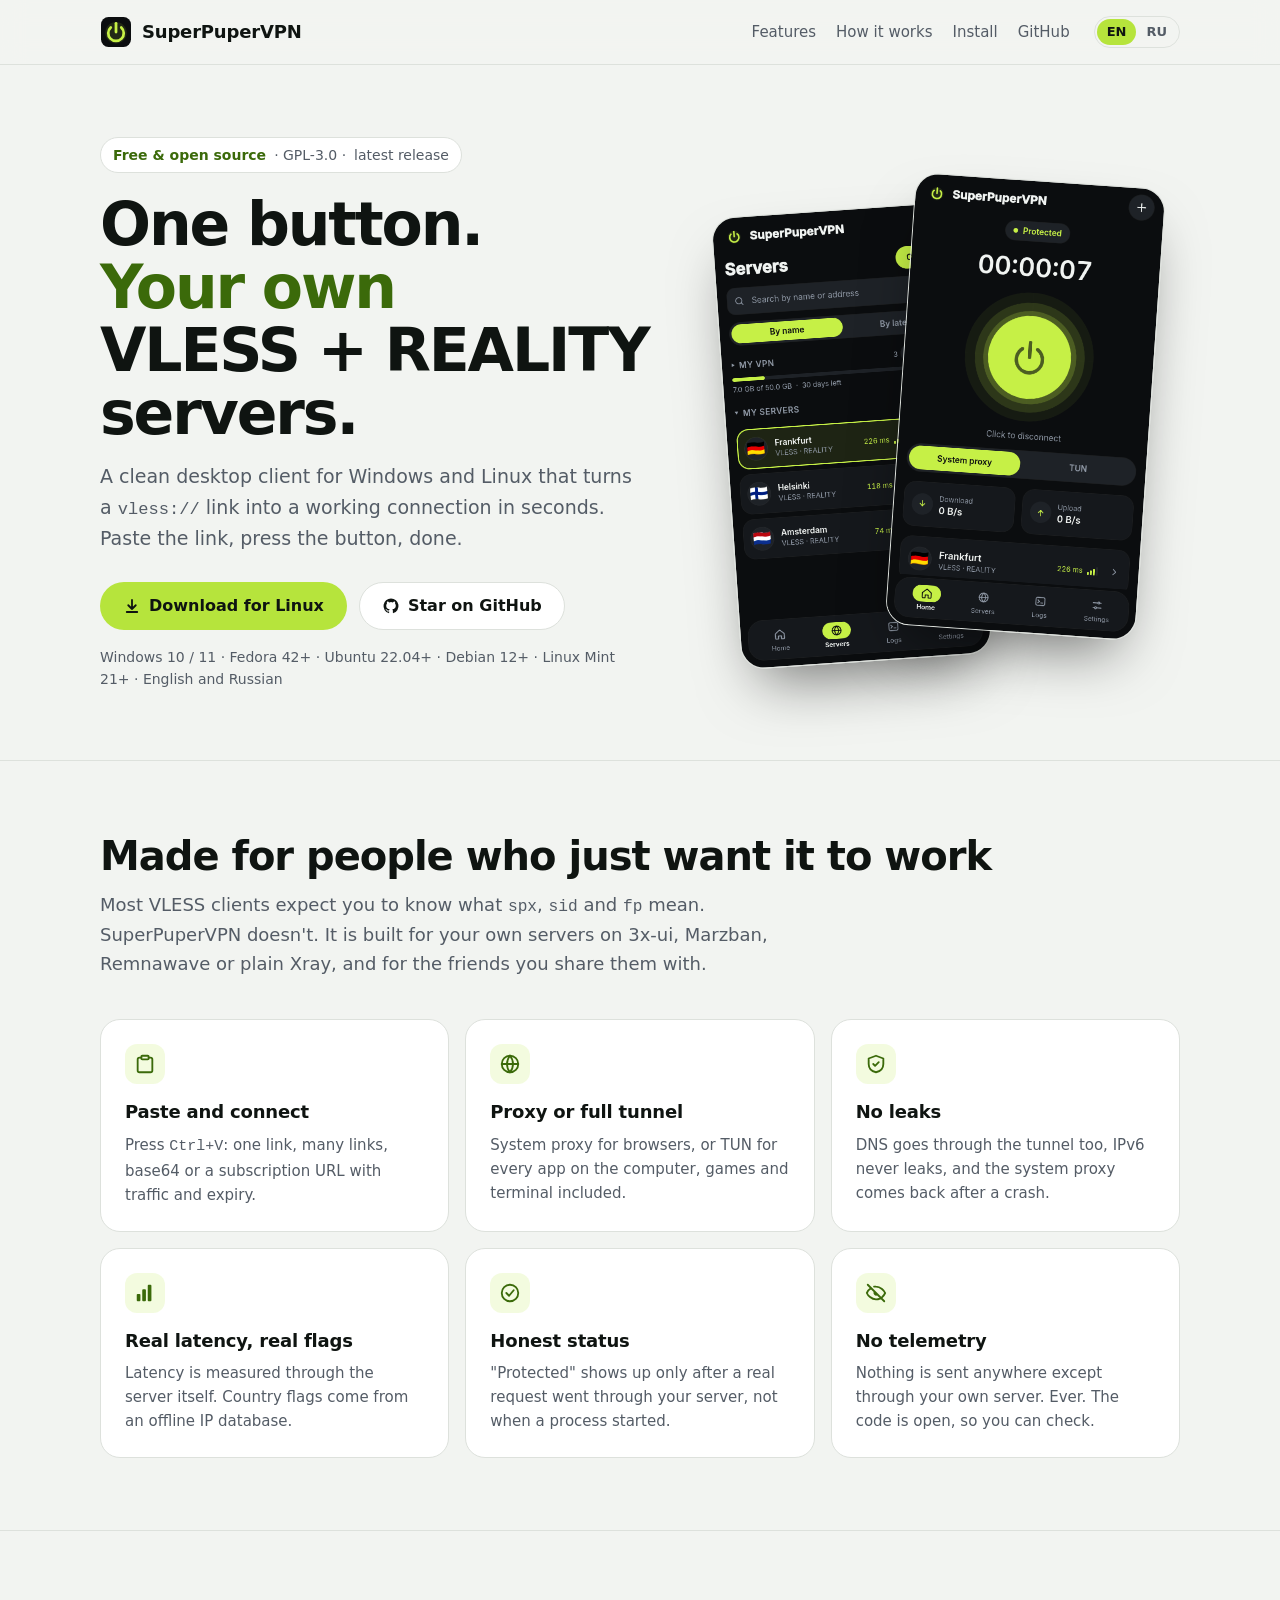
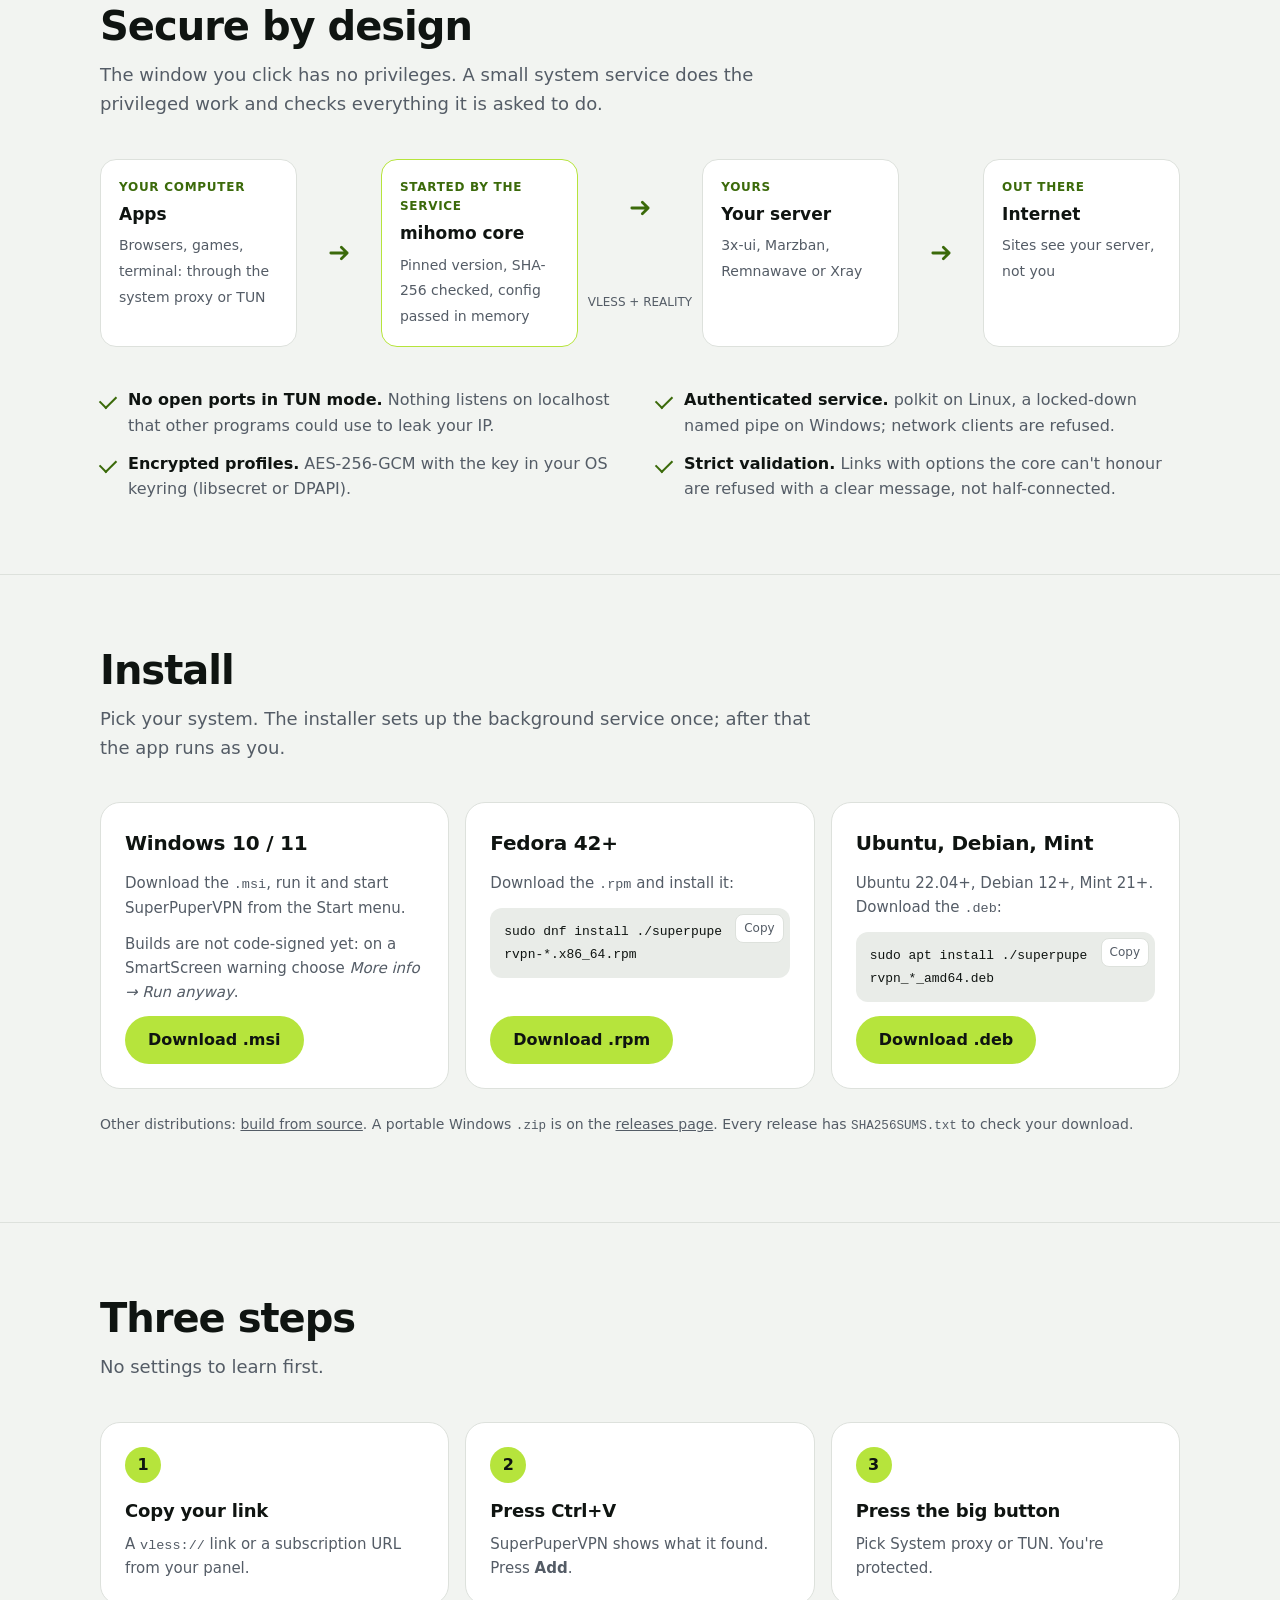
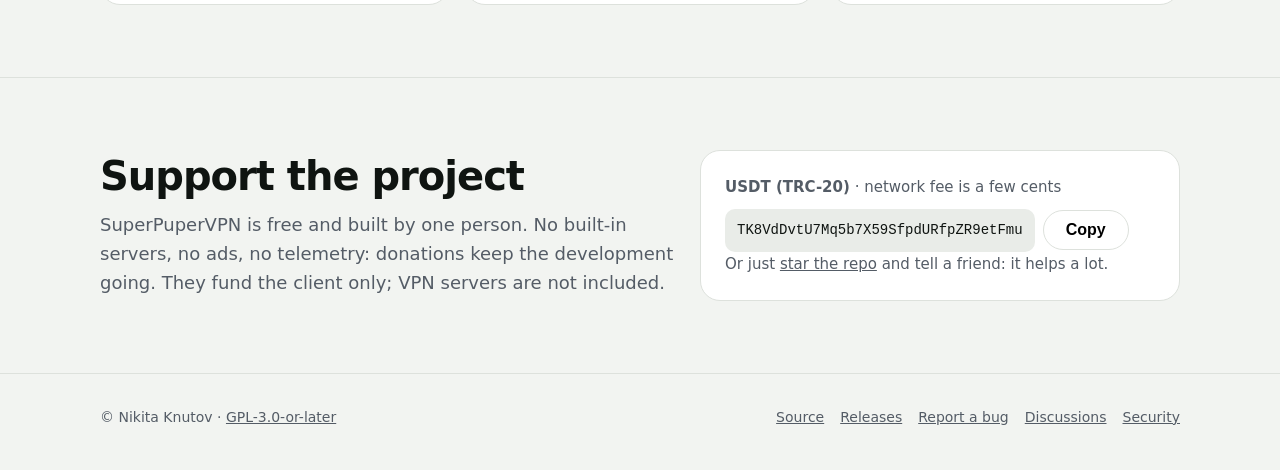
<file: docs/index.html>
<!doctype html>
<html lang="en">
<head>
<meta charset="utf-8">
<meta name="viewport" content="width=device-width, initial-scale=1">
<title>SuperPuperVPN — one-button VLESS + REALITY client for Windows and Linux</title>
<meta name="description" content="Free, open-source desktop client for your own VLESS + REALITY servers. Paste a vless:// link, press one button. Windows 10/11, Fedora, Ubuntu, Debian. No telemetry.">
<meta name="keywords" content="VLESS client, REALITY client, Xray client, 3x-ui client, Marzban, Remnawave, mihomo GUI, VPN client Linux, VPN client Windows">
<link rel="canonical" href="https://nikitaknutov.github.io/superpupervpn/">
<link rel="icon" href="logo.svg" type="image/svg+xml">
<meta name="theme-color" content="#0B0D0F">
<meta property="og:type" content="website">
<meta property="og:title" content="SuperPuperVPN — one button, your own VLESS + REALITY servers">
<meta property="og:description" content="Free, open-source desktop client for Windows and Linux. Paste a vless:// link, press one button.">
<meta property="og:url" content="https://nikitaknutov.github.io/superpupervpn/">
<meta property="og:image" content="https://nikitaknutov.github.io/superpupervpn/og.png">
<meta name="twitter:card" content="summary_large_image">
<link rel="alternate" hreflang="en" href="https://nikitaknutov.github.io/superpupervpn/">
<link rel="alternate" hreflang="ru" href="https://nikitaknutov.github.io/superpupervpn/ru/">
<link rel="alternate" hreflang="x-default" href="https://nikitaknutov.github.io/superpupervpn/">
<link rel="stylesheet" href="site.css">
<script>
// Russian-speaking visitors who have not picked a language yet get the Russian page.
try { if (!localStorage.getItem('lang') && /^ru\b/i.test(navigator.language)) location.replace('ru/'); } catch {}
</script>
</head>
<body>
<a class="skip" href="#main">Skip to content</a>

<header>
  <div class="wrap">
    <nav aria-label="Main">
      <a class="brand" href="#top"><img src="logo.svg" alt="" width="32" height="32">SuperPuperVPN</a>
      <div class="links">
        <a href="#features">Features</a>
        <a href="#how">How it works</a>
        <a href="#install">Install</a>
        <a class="gh" href="https://github.com/NikitaKnutov/superpupervpn">GitHub</a>
      </div>
      <span class="lang"><a href="./" aria-current="page" data-lang="en" hreflang="en">EN</a><a href="ru/" data-lang="ru" hreflang="ru" lang="ru">RU</a></span>
    </nav>
  </div>
</header>

<main id="main">
  <div class="wrap hero" id="top">
    <div>
      <span class="eyebrow"><b>Free &amp; open source</b> · GPL-3.0 · <span data-version>latest release</span></span>
      <h1>One button.<br><em>Your own</em> VLESS&nbsp;+&nbsp;REALITY servers.</h1>
      <p class="lead">A clean desktop client for Windows and Linux that turns a <code>vless://</code> link into a working
        connection in seconds. Paste the link, press the button, done.</p>
      <div class="cta">
        <a class="btn primary" id="download" href="https://github.com/NikitaKnutov/superpupervpn/releases/latest">
          <svg viewBox="0 0 24 24" fill="none" stroke="currentColor" stroke-width="2.4" stroke-linecap="round" stroke-linejoin="round" aria-hidden="true"><path d="M12 4v12m0 0-5-5m5 5 5-5M5 20h14"/></svg>
          <span id="download-label">Download</span>
        </a>
        <a class="btn ghost" href="https://github.com/NikitaKnutov/superpupervpn">
          <svg viewBox="0 0 24 24" fill="currentColor" aria-hidden="true"><path d="M12 2a10 10 0 0 0-3.16 19.49c.5.09.68-.22.68-.48v-1.7c-2.78.6-3.37-1.34-3.37-1.34-.45-1.16-1.11-1.47-1.11-1.47-.91-.62.07-.6.07-.6 1 .07 1.53 1.03 1.53 1.03.9 1.52 2.34 1.08 2.91.83.09-.65.35-1.09.63-1.34-2.22-.25-4.55-1.11-4.55-4.94 0-1.09.39-1.98 1.03-2.68-.1-.25-.45-1.27.1-2.65 0 0 .84-.27 2.75 1.02a9.6 9.6 0 0 1 5 0c1.91-1.29 2.75-1.02 2.75-1.02.55 1.38.2 2.4.1 2.65.64.7 1.03 1.59 1.03 2.68 0 3.84-2.34 4.68-4.57 4.93.36.31.68.92.68 1.85v2.75c0 .27.18.58.69.48A10 10 0 0 0 12 2Z"/></svg>
          Star on GitHub
        </a>
      </div>
      <p class="meta">Windows 10 / 11 · Fedora 42+ · Ubuntu 22.04+ · Debian 12+ · Linux Mint 21+ · English and Russian</p>
    </div>
    <div class="shots">
      <img src="screenshots/servers-dark.png" width="420" height="760" alt="Server list with country flags and latency">
      <img src="screenshots/home-dark.png" width="420" height="760" alt="Home screen: connected, with a timer and the big connect button">
    </div>
  </div>

  <section id="features">
    <div class="wrap">
      <h2>Made for people who just want it to work</h2>
      <p class="sub">Most VLESS clients expect you to know what <code>spx</code>, <code>sid</code> and <code>fp</code> mean.
        SuperPuperVPN doesn't. It is built for your own servers on 3x-ui, Marzban, Remnawave or plain Xray, and for the
        friends you share them with.</p>
      <div class="grid">
        <div class="card">
          <div class="icon"><svg viewBox="0 0 24 24" fill="none" stroke="currentColor" stroke-width="2" stroke-linecap="round" stroke-linejoin="round"><rect x="8" y="3" width="8" height="4" rx="1"/><path d="M8 5H6a2 2 0 0 0-2 2v12a2 2 0 0 0 2 2h12a2 2 0 0 0 2-2V7a2 2 0 0 0-2-2h-2"/></svg></div>
          <h3>Paste and connect</h3>
          <p>Press <kbd>Ctrl+V</kbd>: one link, many links, base64 or a subscription URL with traffic and expiry.</p>
        </div>
        <div class="card">
          <div class="icon"><svg viewBox="0 0 24 24" fill="none" stroke="currentColor" stroke-width="2" stroke-linecap="round" stroke-linejoin="round"><circle cx="12" cy="12" r="9"/><path d="M3 12h18M12 3a14 14 0 0 1 0 18M12 3a14 14 0 0 0 0 18"/></svg></div>
          <h3>Proxy or full tunnel</h3>
          <p>System proxy for browsers, or TUN for every app on the computer, games and terminal included.</p>
        </div>
        <div class="card">
          <div class="icon"><svg viewBox="0 0 24 24" fill="none" stroke="currentColor" stroke-width="2" stroke-linecap="round" stroke-linejoin="round"><path d="M12 3 4 6v6c0 5 3.5 8 8 9 4.5-1 8-4 8-9V6l-8-3Z"/><path d="m9 12 2 2 4-4"/></svg></div>
          <h3>No leaks</h3>
          <p>DNS goes through the tunnel too, IPv6 never leaks, and the system proxy comes back after a crash.</p>
        </div>
        <div class="card">
          <div class="icon"><svg viewBox="0 0 24 24" fill="none" stroke="currentColor" stroke-width="2" stroke-linecap="round" stroke-linejoin="round"><path d="M4 20h2V14H4zM10 20h2V9h-2zM16 20h2V4h-2z"/></svg></div>
          <h3>Real latency, real flags</h3>
          <p>Latency is measured through the server itself. Country flags come from an offline IP database.</p>
        </div>
        <div class="card">
          <div class="icon"><svg viewBox="0 0 24 24" fill="none" stroke="currentColor" stroke-width="2" stroke-linecap="round" stroke-linejoin="round"><circle cx="12" cy="12" r="9"/><path d="m8 12 3 3 5-6"/></svg></div>
          <h3>Honest status</h3>
          <p>"Protected" shows up only after a real request went through your server, not when a process started.</p>
        </div>
        <div class="card">
          <div class="icon"><svg viewBox="0 0 24 24" fill="none" stroke="currentColor" stroke-width="2" stroke-linecap="round" stroke-linejoin="round"><path d="M3 3l18 18M10.6 10.6a2 2 0 0 0 2.8 2.8M9.9 5.1A9.8 9.8 0 0 1 12 5c5 0 9 4.5 10 7a13 13 0 0 1-3.2 4.3M6.6 6.6A13 13 0 0 0 2 12c1 2.5 5 7 10 7a9.7 9.7 0 0 0 4.2-.9"/></svg></div>
          <h3>No telemetry</h3>
          <p>Nothing is sent anywhere except through your own server. Ever. The code is open, so you can check.</p>
        </div>
      </div>
    </div>
  </section>

  <section id="how">
    <div class="wrap">
      <h2>Secure by design</h2>
      <p class="sub">The window you click has no privileges. A small system service does the privileged work and checks
        everything it is asked to do.</p>
      <div class="flow" role="img" aria-label="Your apps send traffic through the mihomo core, which the SuperPuperVPN service starts for the app; the core connects to your server over VLESS plus REALITY, and the server reaches the internet.">
        <div class="node"><small>Your computer</small><strong>Apps</strong><span>Browsers, games, terminal: through the system proxy or TUN</span></div>
        <div class="arrow" aria-hidden="true"><svg viewBox="0 0 24 24" fill="none" stroke="currentColor" stroke-width="2.4" stroke-linecap="round" stroke-linejoin="round"><path d="M5 12h14m0 0-5-5m5 5-5 5"/></svg></div>
        <div class="node hl"><small>Started by the service</small><strong>mihomo core</strong><span>Pinned version, SHA-256 checked, config passed in memory</span></div>
        <div class="arrow" aria-hidden="true"><svg viewBox="0 0 24 24" fill="none" stroke="currentColor" stroke-width="2.4" stroke-linecap="round" stroke-linejoin="round"><path d="M5 12h14m0 0-5-5m5 5-5 5"/></svg>VLESS + REALITY</div>
        <div class="node"><small>Yours</small><strong>Your server</strong><span>3x-ui, Marzban, Remnawave or Xray</span></div>
        <div class="arrow" aria-hidden="true"><svg viewBox="0 0 24 24" fill="none" stroke="currentColor" stroke-width="2.4" stroke-linecap="round" stroke-linejoin="round"><path d="M5 12h14m0 0-5-5m5 5-5 5"/></svg></div>
        <div class="node"><small>Out there</small><strong>Internet</strong><span>Sites see your server, not you</span></div>
      </div>
      <ul class="points">
        <li><b>No open ports in TUN mode.</b> Nothing listens on localhost that other programs could use to leak your IP.</li>
        <li><b>Authenticated service.</b> polkit on Linux, a locked-down named pipe on Windows; network clients are refused.</li>
        <li><b>Encrypted profiles.</b> AES-256-GCM with the key in your OS keyring (libsecret or DPAPI).</li>
        <li><b>Strict validation.</b> Links with options the core can't honour are refused with a clear message, not half-connected.</li>
      </ul>
    </div>
  </section>

  <section id="install">
    <div class="wrap">
      <h2>Install</h2>
      <p class="sub">Pick your system. The installer sets up the background service once; after that the app runs as you.</p>
      <div class="grid">
        <div class="card os">
          <h3>Windows 10 / 11</h3>
          <p>Download the <code>.msi</code>, run it and start SuperPuperVPN from the Start menu.</p>
          <p class="note" style="margin:0">Builds are not code-signed yet: on a SmartScreen warning choose <i>More info → Run anyway</i>.</p>
          <a class="btn primary" data-asset=".msi" href="https://github.com/NikitaKnutov/superpupervpn/releases/latest">Download .msi</a>
        </div>
        <div class="card os">
          <h3>Fedora 42+</h3>
          <p>Download the <code>.rpm</code> and install it:</p>
          <pre><code>sudo dnf install ./superpupervpn-*.x86_64.rpm</code></pre>
          <a class="btn primary" data-asset=".rpm" href="https://github.com/NikitaKnutov/superpupervpn/releases/latest">Download .rpm</a>
        </div>
        <div class="card os">
          <h3>Ubuntu, Debian, Mint</h3>
          <p>Ubuntu 22.04+, Debian 12+, Mint 21+. Download the <code>.deb</code>:</p>
          <pre><code>sudo apt install ./superpupervpn_*_amd64.deb</code></pre>
          <a class="btn primary" data-asset=".deb" href="https://github.com/NikitaKnutov/superpupervpn/releases/latest">Download .deb</a>
        </div>
      </div>
      <p class="note">Other distributions: <a href="https://github.com/NikitaKnutov/superpupervpn#build-from-source">build from source</a>.
        A portable Windows <code>.zip</code> is on the <a href="https://github.com/NikitaKnutov/superpupervpn/releases/latest">releases page</a>.
        Every release has <code>SHA256SUMS.txt</code> to check your download.</p>
    </div>
  </section>

  <section id="start">
    <div class="wrap">
      <h2>Three steps</h2>
      <p class="sub">No settings to learn first.</p>
      <ol class="steps">
        <li class="card"><h3>Copy your link</h3><p>A <code>vless://</code> link or a subscription URL from your panel.</p></li>
        <li class="card"><h3>Press Ctrl+V</h3><p>SuperPuperVPN shows what it found. Press <b>Add</b>.</p></li>
        <li class="card"><h3>Press the big button</h3><p>Pick System proxy or TUN. You're protected.</p></li>
      </ol>
    </div>
  </section>

  <section id="support">
    <div class="wrap support">
      <div>
        <h2>Support the project</h2>
        <p class="sub" style="margin-bottom:0">SuperPuperVPN is free and built by one person. No built-in servers, no ads,
          no telemetry: donations keep the development going. They fund the client only; VPN servers are not included.</p>
      </div>
      <div class="card">
        <p style="margin:0 0 10px"><b>USDT (TRC-20)</b> <span style="color:var(--muted)">· network fee is a few cents</span></p>
        <div class="wallet">
          <code id="wallet">TK8VdDvtU7Mq5b7X59SfpdURfpZR9etFmu</code>
          <button class="btn ghost" type="button" data-copy="#wallet" style="min-height:40px">Copy</button>
        </div>
        <p class="note" style="margin-bottom:0">Or just <a href="https://github.com/NikitaKnutov/superpupervpn">star the repo</a> and tell a friend: it helps a lot.</p>
      </div>
    </div>
  </section>
</main>

<footer>
  <div class="wrap">
    <span>© Nikita Knutov · <a href="https://github.com/NikitaKnutov/superpupervpn/blob/main/LICENSE">GPL-3.0-or-later</a></span>
    <nav aria-label="Footer">
      <a href="https://github.com/NikitaKnutov/superpupervpn">Source</a>
      <a href="https://github.com/NikitaKnutov/superpupervpn/releases">Releases</a>
      <a href="https://github.com/NikitaKnutov/superpupervpn/issues">Report a bug</a>
      <a href="https://github.com/NikitaKnutov/superpupervpn/discussions">Discussions</a>
      <a href="https://github.com/NikitaKnutov/superpupervpn/blob/main/SECURITY.md">Security</a>
    </nav>
  </div>
</footer>

<script src="site.js"></script>
</body>
</html>
</file>
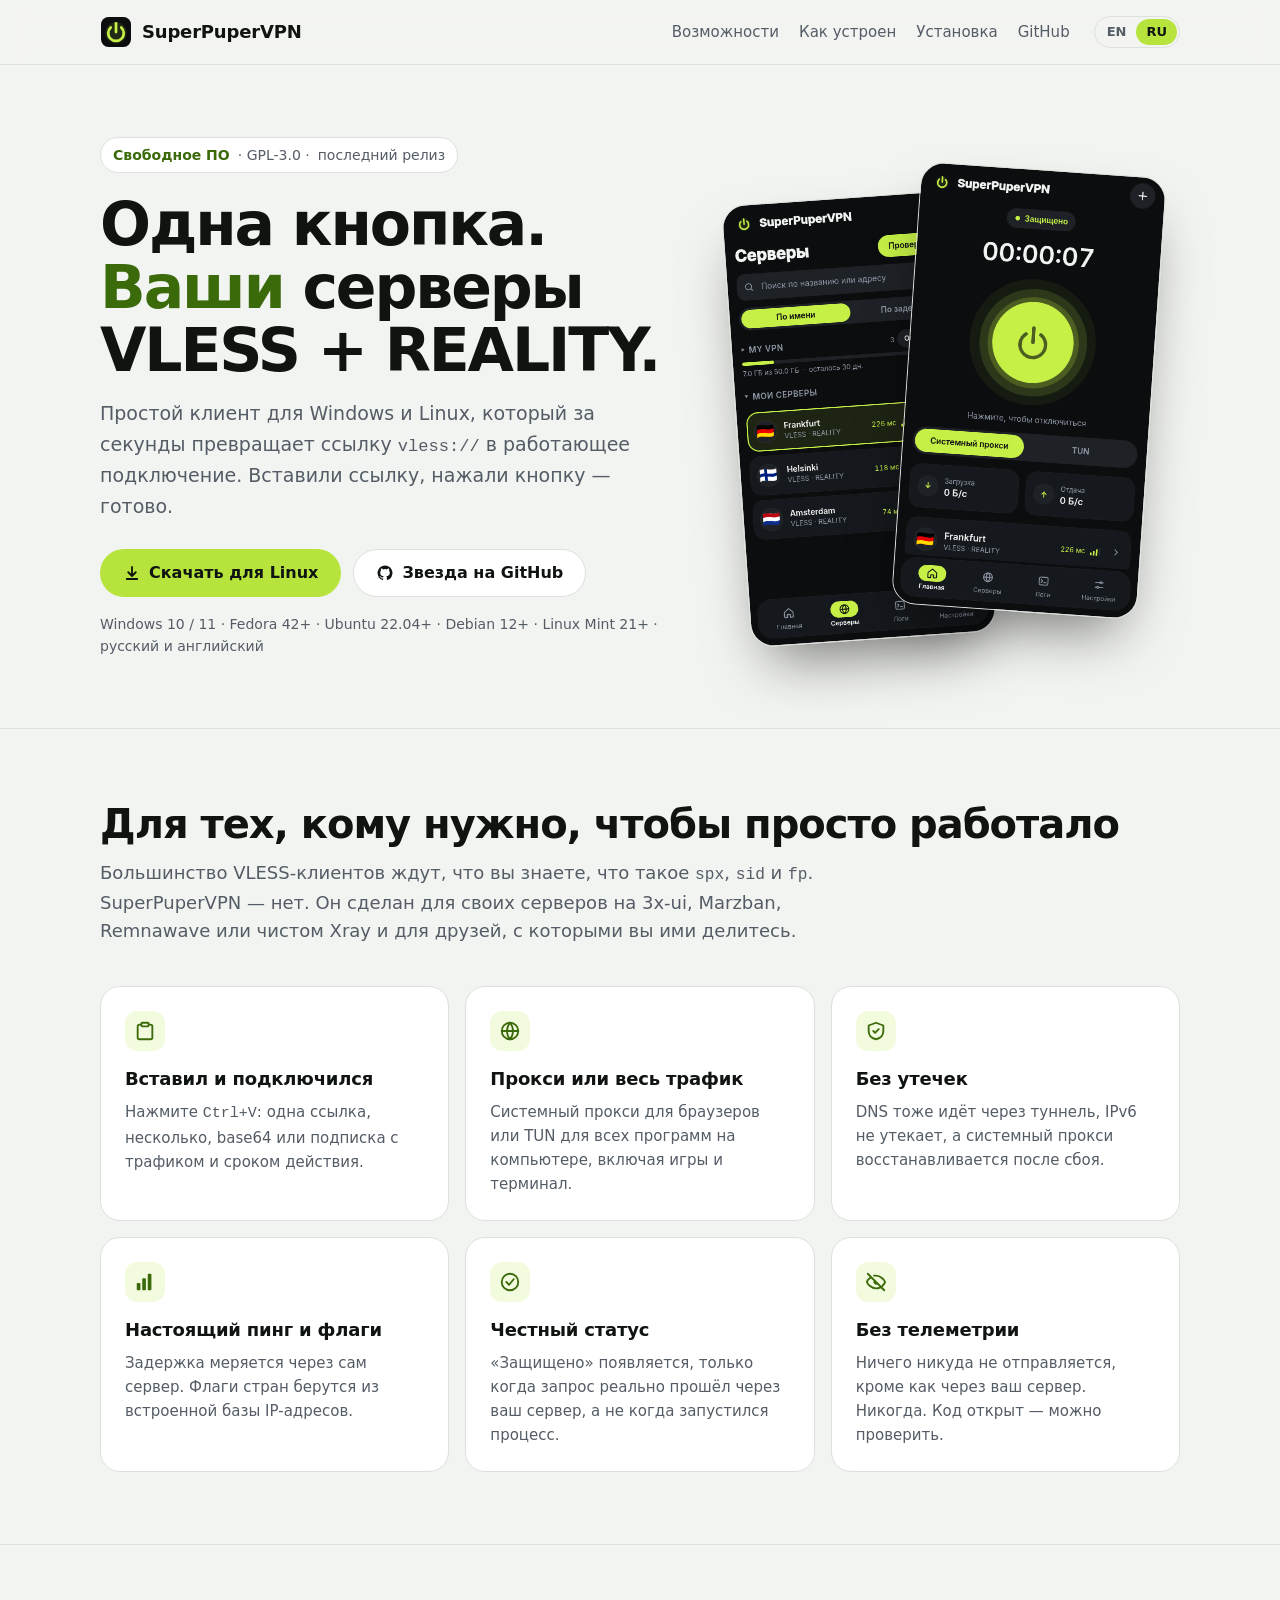
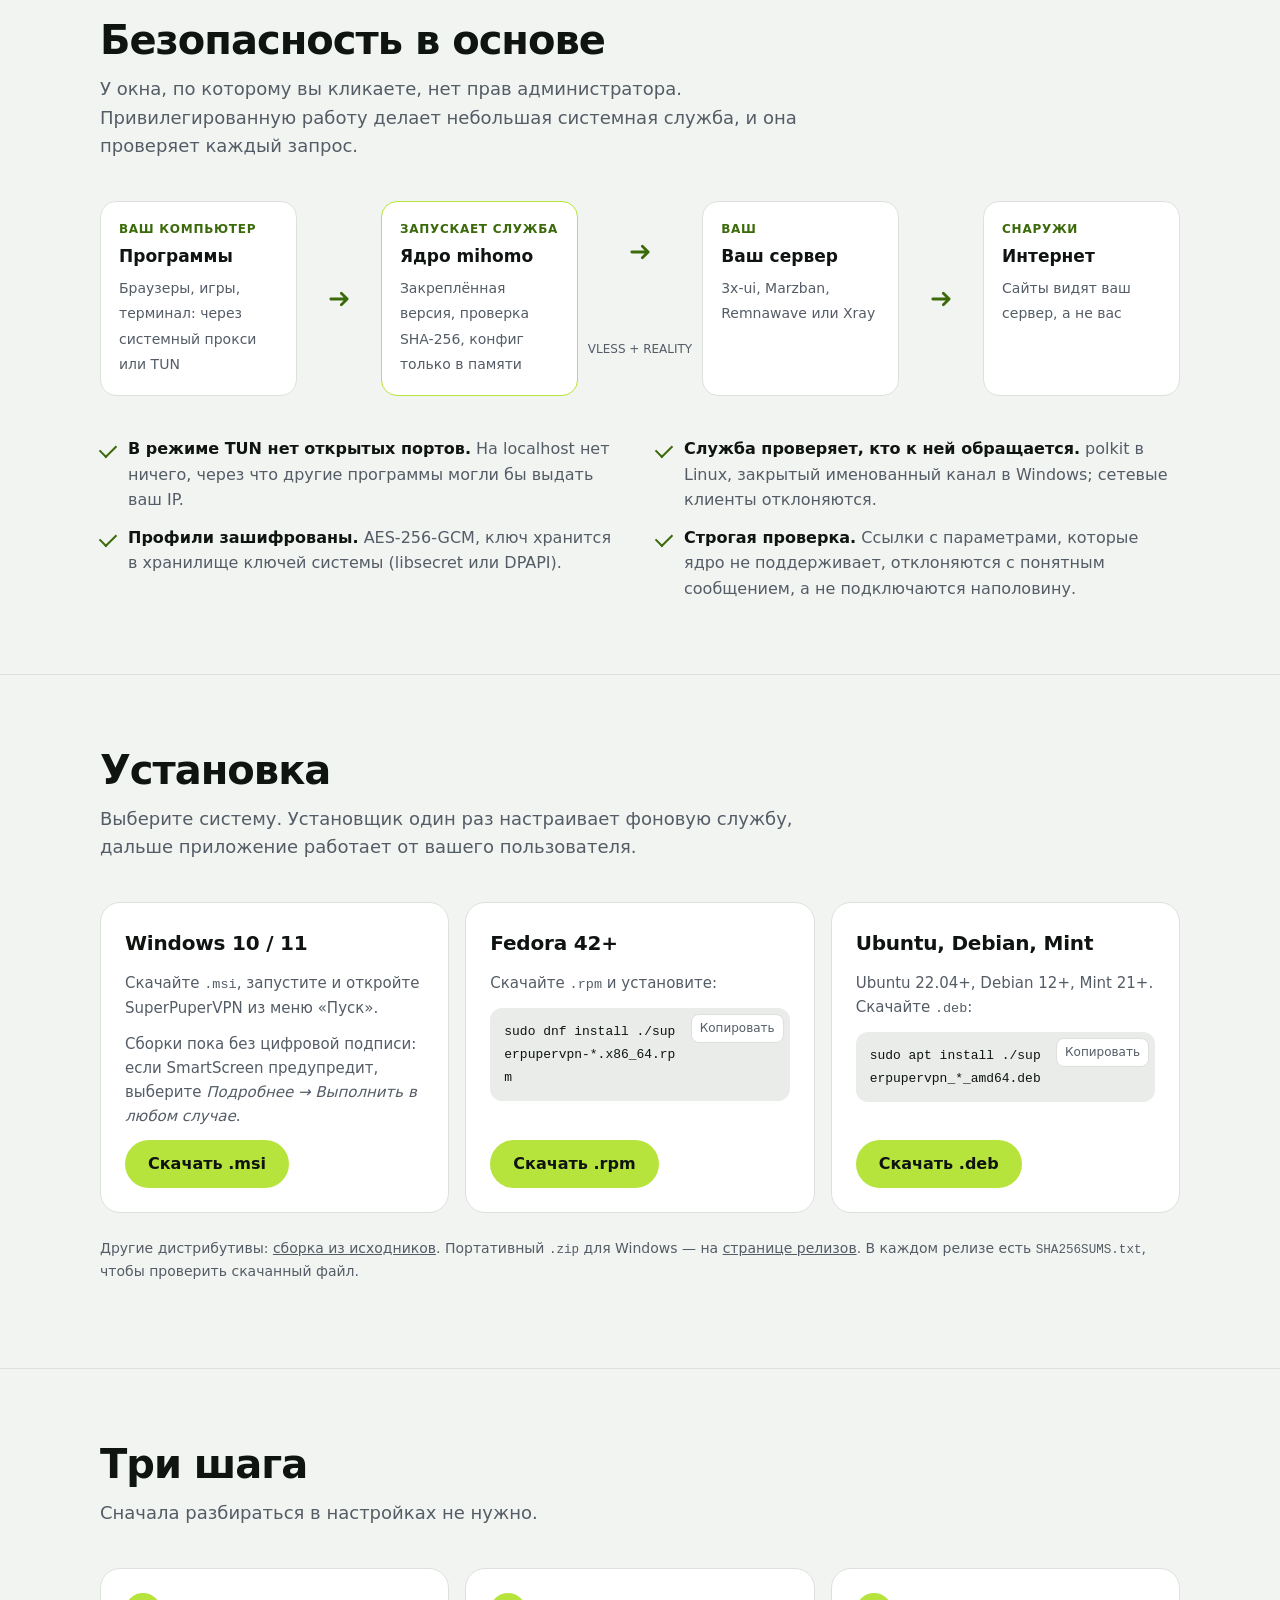
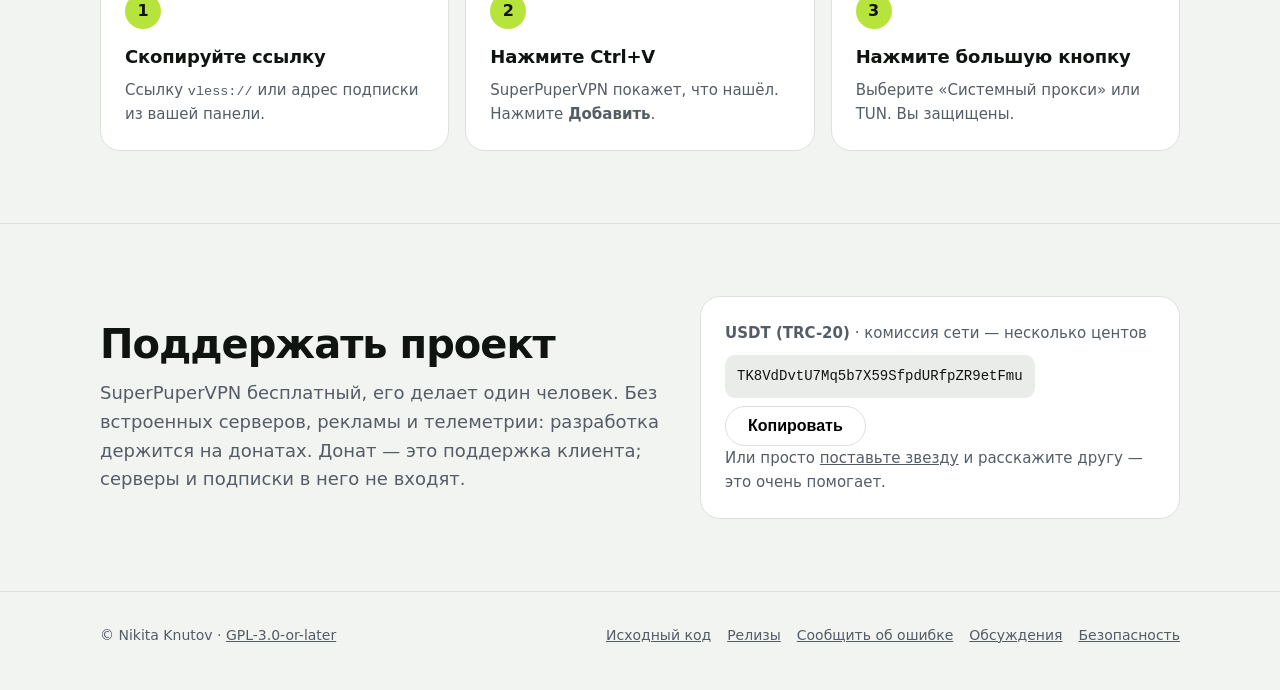
<file: docs/ru/index.html>
<!doctype html>
<html lang="ru">
<head>
<meta charset="utf-8">
<meta name="viewport" content="width=device-width, initial-scale=1">
<title>SuperPuperVPN — VLESS + REALITY клиент в одну кнопку для Windows и Linux</title>
<meta name="description" content="Бесплатный клиент с открытым кодом для своих серверов VLESS + REALITY. Вставьте ссылку vless:// и нажмите одну кнопку. Windows 10/11, Fedora, Ubuntu, Debian. Без телеметрии.">
<meta name="keywords" content="VLESS клиент, REALITY клиент, клиент Xray, клиент 3x-ui, Marzban, Remnawave, mihomo GUI, VPN клиент Linux, VPN клиент Windows">
<link rel="canonical" href="https://nikitaknutov.github.io/superpupervpn/ru/">
<link rel="icon" href="../logo.svg" type="image/svg+xml">
<meta name="theme-color" content="#0B0D0F">
<meta property="og:type" content="website">
<meta property="og:locale" content="ru_RU">
<meta property="og:title" content="SuperPuperVPN — одна кнопка, ваши серверы VLESS + REALITY">
<meta property="og:description" content="Бесплатный клиент с открытым кодом для Windows и Linux. Вставьте ссылку vless:// и нажмите одну кнопку.">
<meta property="og:url" content="https://nikitaknutov.github.io/superpupervpn/ru/">
<meta property="og:image" content="https://nikitaknutov.github.io/superpupervpn/og.png">
<meta name="twitter:card" content="summary_large_image">
<link rel="alternate" hreflang="en" href="https://nikitaknutov.github.io/superpupervpn/">
<link rel="alternate" hreflang="ru" href="https://nikitaknutov.github.io/superpupervpn/ru/">
<link rel="alternate" hreflang="x-default" href="https://nikitaknutov.github.io/superpupervpn/">
<link rel="stylesheet" href="../site.css">
</head>
<body>
<a class="skip" href="#main">К содержимому</a>

<header>
  <div class="wrap">
    <nav aria-label="Главное меню">
      <a class="brand" href="#top"><img src="../logo.svg" alt="" width="32" height="32">SuperPuperVPN</a>
      <div class="links">
        <a href="#features">Возможности</a>
        <a href="#how">Как устроен</a>
        <a href="#install">Установка</a>
        <a class="gh" href="https://github.com/NikitaKnutov/superpupervpn">GitHub</a>
      </div>
      <span class="lang"><a href="../" data-lang="en" hreflang="en" lang="en">EN</a><a href="./" aria-current="page" data-lang="ru" hreflang="ru">RU</a></span>
    </nav>
  </div>
</header>

<main id="main">
  <div class="wrap hero" id="top">
    <div>
      <span class="eyebrow"><b>Свободное ПО</b> · GPL-3.0 · <span data-version>последний релиз</span></span>
      <h1>Одна кнопка.<br><em>Ваши</em> серверы VLESS&nbsp;+&nbsp;REALITY.</h1>
      <p class="lead">Простой клиент для Windows и Linux, который за секунды превращает ссылку <code>vless://</code>
        в работающее подключение. Вставили ссылку, нажали кнопку — готово.</p>
      <div class="cta">
        <a class="btn primary" id="download" href="https://github.com/NikitaKnutov/superpupervpn/releases/latest">
          <svg viewBox="0 0 24 24" fill="none" stroke="currentColor" stroke-width="2.4" stroke-linecap="round" stroke-linejoin="round" aria-hidden="true"><path d="M12 4v12m0 0-5-5m5 5 5-5M5 20h14"/></svg>
          <span id="download-label">Скачать</span>
        </a>
        <a class="btn ghost" href="https://github.com/NikitaKnutov/superpupervpn">
          <svg viewBox="0 0 24 24" fill="currentColor" aria-hidden="true"><path d="M12 2a10 10 0 0 0-3.16 19.49c.5.09.68-.22.68-.48v-1.7c-2.78.6-3.37-1.34-3.37-1.34-.45-1.16-1.11-1.47-1.11-1.47-.91-.62.07-.6.07-.6 1 .07 1.53 1.03 1.53 1.03.9 1.52 2.34 1.08 2.91.83.09-.65.35-1.09.63-1.34-2.22-.25-4.55-1.11-4.55-4.94 0-1.09.39-1.98 1.03-2.68-.1-.25-.45-1.27.1-2.65 0 0 .84-.27 2.75 1.02a9.6 9.6 0 0 1 5 0c1.91-1.29 2.75-1.02 2.75-1.02.55 1.38.2 2.4.1 2.65.64.7 1.03 1.59 1.03 2.68 0 3.84-2.34 4.68-4.57 4.93.36.31.68.92.68 1.85v2.75c0 .27.18.58.69.48A10 10 0 0 0 12 2Z"/></svg>
          Звезда на GitHub
        </a>
      </div>
      <p class="meta">Windows 10 / 11 · Fedora 42+ · Ubuntu 22.04+ · Debian 12+ · Linux Mint 21+ · русский и английский</p>
    </div>
    <div class="shots">
      <img src="../screenshots/ru/servers-dark.png" width="420" height="760" alt="Список серверов с флагами стран и задержкой">
      <img src="../screenshots/ru/home-dark.png" width="420" height="760" alt="Главный экран: подключено, таймер и большая кнопка">
    </div>
  </div>

  <section id="features">
    <div class="wrap">
      <h2>Для тех, кому нужно, чтобы просто работало</h2>
      <p class="sub">Большинство VLESS-клиентов ждут, что вы знаете, что такое <code>spx</code>, <code>sid</code> и <code>fp</code>.
        SuperPuperVPN — нет. Он сделан для своих серверов на 3x-ui, Marzban, Remnawave или чистом Xray и для друзей,
        с которыми вы ими делитесь.</p>
      <div class="grid">
        <div class="card">
          <div class="icon"><svg viewBox="0 0 24 24" fill="none" stroke="currentColor" stroke-width="2" stroke-linecap="round" stroke-linejoin="round"><rect x="8" y="3" width="8" height="4" rx="1"/><path d="M8 5H6a2 2 0 0 0-2 2v12a2 2 0 0 0 2 2h12a2 2 0 0 0 2-2V7a2 2 0 0 0-2-2h-2"/></svg></div>
          <h3>Вставил и подключился</h3>
          <p>Нажмите <kbd>Ctrl+V</kbd>: одна ссылка, несколько, base64 или подписка с трафиком и сроком действия.</p>
        </div>
        <div class="card">
          <div class="icon"><svg viewBox="0 0 24 24" fill="none" stroke="currentColor" stroke-width="2" stroke-linecap="round" stroke-linejoin="round"><circle cx="12" cy="12" r="9"/><path d="M3 12h18M12 3a14 14 0 0 1 0 18M12 3a14 14 0 0 0 0 18"/></svg></div>
          <h3>Прокси или весь трафик</h3>
          <p>Системный прокси для браузеров или TUN для всех программ на компьютере, включая игры и терминал.</p>
        </div>
        <div class="card">
          <div class="icon"><svg viewBox="0 0 24 24" fill="none" stroke="currentColor" stroke-width="2" stroke-linecap="round" stroke-linejoin="round"><path d="M12 3 4 6v6c0 5 3.5 8 8 9 4.5-1 8-4 8-9V6l-8-3Z"/><path d="m9 12 2 2 4-4"/></svg></div>
          <h3>Без утечек</h3>
          <p>DNS тоже идёт через туннель, IPv6 не утекает, а системный прокси восстанавливается после сбоя.</p>
        </div>
        <div class="card">
          <div class="icon"><svg viewBox="0 0 24 24" fill="none" stroke="currentColor" stroke-width="2" stroke-linecap="round" stroke-linejoin="round"><path d="M4 20h2V14H4zM10 20h2V9h-2zM16 20h2V4h-2z"/></svg></div>
          <h3>Настоящий пинг и флаги</h3>
          <p>Задержка меряется через сам сервер. Флаги стран берутся из встроенной базы IP-адресов.</p>
        </div>
        <div class="card">
          <div class="icon"><svg viewBox="0 0 24 24" fill="none" stroke="currentColor" stroke-width="2" stroke-linecap="round" stroke-linejoin="round"><circle cx="12" cy="12" r="9"/><path d="m8 12 3 3 5-6"/></svg></div>
          <h3>Честный статус</h3>
          <p>«Защищено» появляется, только когда запрос реально прошёл через ваш сервер, а не когда запустился процесс.</p>
        </div>
        <div class="card">
          <div class="icon"><svg viewBox="0 0 24 24" fill="none" stroke="currentColor" stroke-width="2" stroke-linecap="round" stroke-linejoin="round"><path d="M3 3l18 18M10.6 10.6a2 2 0 0 0 2.8 2.8M9.9 5.1A9.8 9.8 0 0 1 12 5c5 0 9 4.5 10 7a13 13 0 0 1-3.2 4.3M6.6 6.6A13 13 0 0 0 2 12c1 2.5 5 7 10 7a9.7 9.7 0 0 0 4.2-.9"/></svg></div>
          <h3>Без телеметрии</h3>
          <p>Ничего никуда не отправляется, кроме как через ваш сервер. Никогда. Код открыт — можно проверить.</p>
        </div>
      </div>
    </div>
  </section>

  <section id="how">
    <div class="wrap">
      <h2>Безопасность в основе</h2>
      <p class="sub">У окна, по которому вы кликаете, нет прав администратора. Привилегированную работу делает небольшая
        системная служба, и она проверяет каждый запрос.</p>
      <div class="flow" role="img" aria-label="Программы отправляют трафик через ядро mihomo, которое запускает служба SuperPuperVPN; ядро подключается к вашему серверу по VLESS плюс REALITY, а сервер выходит в интернет.">
        <div class="node"><small>Ваш компьютер</small><strong>Программы</strong><span>Браузеры, игры, терминал: через системный прокси или TUN</span></div>
        <div class="arrow" aria-hidden="true"><svg viewBox="0 0 24 24" fill="none" stroke="currentColor" stroke-width="2.4" stroke-linecap="round" stroke-linejoin="round"><path d="M5 12h14m0 0-5-5m5 5-5 5"/></svg></div>
        <div class="node hl"><small>Запускает служба</small><strong>Ядро mihomo</strong><span>Закреплённая версия, проверка SHA-256, конфиг только в памяти</span></div>
        <div class="arrow" aria-hidden="true"><svg viewBox="0 0 24 24" fill="none" stroke="currentColor" stroke-width="2.4" stroke-linecap="round" stroke-linejoin="round"><path d="M5 12h14m0 0-5-5m5 5-5 5"/></svg>VLESS + REALITY</div>
        <div class="node"><small>Ваш</small><strong>Ваш сервер</strong><span>3x-ui, Marzban, Remnawave или Xray</span></div>
        <div class="arrow" aria-hidden="true"><svg viewBox="0 0 24 24" fill="none" stroke="currentColor" stroke-width="2.4" stroke-linecap="round" stroke-linejoin="round"><path d="M5 12h14m0 0-5-5m5 5-5 5"/></svg></div>
        <div class="node"><small>Снаружи</small><strong>Интернет</strong><span>Сайты видят ваш сервер, а не вас</span></div>
      </div>
      <ul class="points">
        <li><b>В режиме TUN нет открытых портов.</b> На localhost нет ничего, через что другие программы могли бы выдать ваш IP.</li>
        <li><b>Служба проверяет, кто к ней обращается.</b> polkit в Linux, закрытый именованный канал в Windows; сетевые клиенты отклоняются.</li>
        <li><b>Профили зашифрованы.</b> AES-256-GCM, ключ хранится в хранилище ключей системы (libsecret или DPAPI).</li>
        <li><b>Строгая проверка.</b> Ссылки с параметрами, которые ядро не поддерживает, отклоняются с понятным сообщением, а не подключаются наполовину.</li>
      </ul>
    </div>
  </section>

  <section id="install">
    <div class="wrap">
      <h2>Установка</h2>
      <p class="sub">Выберите систему. Установщик один раз настраивает фоновую службу, дальше приложение работает от вашего пользователя.</p>
      <div class="grid">
        <div class="card os">
          <h3>Windows 10 / 11</h3>
          <p>Скачайте <code>.msi</code>, запустите и откройте SuperPuperVPN из меню «Пуск».</p>
          <p class="note" style="margin:0">Сборки пока без цифровой подписи: если SmartScreen предупредит, выберите <i>Подробнее → Выполнить в любом случае</i>.</p>
          <a class="btn primary" data-asset=".msi" href="https://github.com/NikitaKnutov/superpupervpn/releases/latest">Скачать .msi</a>
        </div>
        <div class="card os">
          <h3>Fedora 42+</h3>
          <p>Скачайте <code>.rpm</code> и установите:</p>
          <pre><code>sudo dnf install ./superpupervpn-*.x86_64.rpm</code></pre>
          <a class="btn primary" data-asset=".rpm" href="https://github.com/NikitaKnutov/superpupervpn/releases/latest">Скачать .rpm</a>
        </div>
        <div class="card os">
          <h3>Ubuntu, Debian, Mint</h3>
          <p>Ubuntu 22.04+, Debian 12+, Mint 21+. Скачайте <code>.deb</code>:</p>
          <pre><code>sudo apt install ./superpupervpn_*_amd64.deb</code></pre>
          <a class="btn primary" data-asset=".deb" href="https://github.com/NikitaKnutov/superpupervpn/releases/latest">Скачать .deb</a>
        </div>
      </div>
      <p class="note">Другие дистрибутивы: <a href="https://github.com/NikitaKnutov/superpupervpn#build-from-source">сборка из исходников</a>.
        Портативный <code>.zip</code> для Windows — на <a href="https://github.com/NikitaKnutov/superpupervpn/releases/latest">странице релизов</a>.
        В каждом релизе есть <code>SHA256SUMS.txt</code>, чтобы проверить скачанный файл.</p>
    </div>
  </section>

  <section id="start">
    <div class="wrap">
      <h2>Три шага</h2>
      <p class="sub">Сначала разбираться в настройках не нужно.</p>
      <ol class="steps">
        <li class="card"><h3>Скопируйте ссылку</h3><p>Ссылку <code>vless://</code> или адрес подписки из вашей панели.</p></li>
        <li class="card"><h3>Нажмите Ctrl+V</h3><p>SuperPuperVPN покажет, что нашёл. Нажмите <b>Добавить</b>.</p></li>
        <li class="card"><h3>Нажмите большую кнопку</h3><p>Выберите «Системный прокси» или TUN. Вы защищены.</p></li>
      </ol>
    </div>
  </section>

  <section id="support">
    <div class="wrap support">
      <div>
        <h2>Поддержать проект</h2>
        <p class="sub" style="margin-bottom:0">SuperPuperVPN бесплатный, его делает один человек. Без встроенных серверов, рекламы
          и телеметрии: разработка держится на донатах. Донат — это поддержка клиента; серверы и подписки в него не входят.</p>
      </div>
      <div class="card">
        <p style="margin:0 0 10px"><b>USDT (TRC-20)</b> <span style="color:var(--muted)">· комиссия сети — несколько центов</span></p>
        <div class="wallet">
          <code id="wallet">TK8VdDvtU7Mq5b7X59SfpdURfpZR9etFmu</code>
          <button class="btn ghost" type="button" data-copy="#wallet" style="min-height:40px">Копировать</button>
        </div>
        <p class="note" style="margin-bottom:0">Или просто <a href="https://github.com/NikitaKnutov/superpupervpn">поставьте звезду</a> и расскажите другу — это очень помогает.</p>
      </div>
    </div>
  </section>
</main>

<footer>
  <div class="wrap">
    <span>© Nikita Knutov · <a href="https://github.com/NikitaKnutov/superpupervpn/blob/main/LICENSE">GPL-3.0-or-later</a></span>
    <nav aria-label="Ссылки внизу страницы">
      <a href="https://github.com/NikitaKnutov/superpupervpn">Исходный код</a>
      <a href="https://github.com/NikitaKnutov/superpupervpn/releases">Релизы</a>
      <a href="https://github.com/NikitaKnutov/superpupervpn/issues">Сообщить об ошибке</a>
      <a href="https://github.com/NikitaKnutov/superpupervpn/discussions">Обсуждения</a>
      <a href="https://github.com/NikitaKnutov/superpupervpn/blob/main/SECURITY.md">Безопасность</a>
    </nav>
  </div>
</footer>

<script src="../site.js"></script>
</body>
</html>
</file>
<file: docs/site.css>
:root {
  --bg: #0B0D0F; --surface: #15181C; --surface2: #1E2227; --text: #F1F4F2; --muted: #8E97A4;
  --accent: #C6F046; --accent-text: #0B0D0F; --accent-ink: #C6F046; --border: #262B31;
  --radius: 20px; --max: 1120px;
  color-scheme: dark;
}
@media (prefers-color-scheme: light) {
  :root {
    --bg: #F2F4F1; --surface: #FFFFFF; --surface2: #E9ECE8; --text: #0F1411; --muted: #545C66;
    --accent: #B6E43C; --accent-text: #0F1411; --accent-ink: #3B6A0A; --border: #DDE1DC;
    color-scheme: light;
  }
}
* { box-sizing: border-box; }
html { scroll-behavior: smooth; }
@media (prefers-reduced-motion: reduce) { html { scroll-behavior: auto; } }
body {
  margin: 0; background: var(--bg); color: var(--text);
  font: 16px/1.6 Inter, "Inter Variable", system-ui, -apple-system, "Segoe UI", Roboto, sans-serif;
  -webkit-font-smoothing: antialiased;
}
a { color: inherit; }
img { max-width: 100%; height: auto; display: block; }
code, pre { font-family: ui-monospace, "JetBrains Mono", "Cascadia Code", Consolas, monospace; font-size: 0.9em; }
.wrap { max-width: var(--max); margin: 0 auto; padding: 0 20px; }
.skip { position: absolute; left: -999px; }
.skip:focus { left: 16px; top: 16px; background: var(--accent); color: var(--accent-text); padding: 8px 12px; border-radius: 8px; z-index: 10; }
:focus-visible { outline: 3px solid var(--accent); outline-offset: 3px; border-radius: 6px; }

/* nav */
header { position: sticky; top: 0; z-index: 5; background: color-mix(in srgb, var(--bg) 85%, transparent); backdrop-filter: blur(12px); border-bottom: 1px solid var(--border); }
nav { display: flex; align-items: center; gap: 24px; height: 64px; }
.brand { display: flex; align-items: center; gap: 10px; font-weight: 800; font-size: 18px; text-decoration: none; letter-spacing: -0.01em; }
.brand img { width: 32px; height: 32px; }
nav .links { display: flex; gap: 20px; margin-left: auto; font-size: 15px; }
nav .links a { text-decoration: none; color: var(--muted); }
nav .links a:hover { color: var(--text); }
@media (max-width: 720px) { nav .links a:not(.gh) { display: none; } }

/* buttons */
.btn { display: inline-flex; align-items: center; justify-content: center; gap: 8px; min-height: 48px; padding: 0 22px; border-radius: 999px; font-weight: 700; text-decoration: none; border: 1px solid transparent; cursor: pointer; font-size: 16px; }
.btn.primary { background: var(--accent); color: var(--accent-text); }
.btn.primary:hover { filter: brightness(1.06); }
.btn.ghost { border-color: var(--border); background: var(--surface); }
.btn.ghost:hover { background: var(--surface2); }
.btn svg { width: 18px; height: 18px; }

/* hero */
.hero { display: grid; grid-template-columns: 1.05fr 1fr; gap: 48px; align-items: center; padding-block: 72px 56px; }
.eyebrow { display: inline-flex; align-items: center; gap: 8px; padding: 6px 12px; border-radius: 999px; background: var(--surface); border: 1px solid var(--border); color: var(--muted); font-size: 14px; }
.eyebrow b { color: var(--accent-ink); font-weight: 700; }
h1 { font-size: clamp(36px, 5.4vw, 60px); line-height: 1.05; letter-spacing: -0.035em; margin: 20px 0 16px; font-weight: 800; }
h1 em { font-style: normal; color: var(--accent-ink); }
.lead { font-size: 19px; color: var(--muted); margin: 0 0 28px; max-width: 34em; }
.cta { display: flex; flex-wrap: wrap; gap: 12px; }
.meta { margin-top: 16px; color: var(--muted); font-size: 14px; }
.shots { position: relative; display: flex; justify-content: center; align-items: flex-start; }
.shots img { flex: none; width: 52%; border-radius: 24px; border: 1px solid var(--border); box-shadow: 0 30px 60px -20px rgb(0 0 0 / 0.55); }
.shots img:first-child { margin: 6% -8% 0 0; transform: rotate(-4deg); }
.shots img:last-child { margin-left: -8%; transform: rotate(4deg); z-index: 1; }
@media (max-width: 880px) {
  .hero { grid-template-columns: 1fr; padding-top: 48px; gap: 40px; }
  .hero > * { min-width: 0; }
  .shots img { width: 58%; }
}

/* sections */
section { padding: 72px 0; border-top: 1px solid var(--border); }
h2 { font-size: clamp(28px, 3.6vw, 40px); letter-spacing: -0.025em; line-height: 1.15; margin: 0 0 12px; }
.sub { color: var(--muted); margin: 0 0 40px; max-width: 40em; font-size: 18px; }
.grid { display: grid; grid-template-columns: repeat(3, 1fr); gap: 16px; }
.grid > *, .steps > * { min-width: 0; }
@media (max-width: 880px) { .grid { grid-template-columns: repeat(2, 1fr); } }
@media (max-width: 560px) { .grid { grid-template-columns: 1fr; } }
.card { background: var(--surface); border: 1px solid var(--border); border-radius: var(--radius); padding: 24px; }
.card h3 { margin: 14px 0 6px; font-size: 18px; letter-spacing: -0.01em; }
.card p { margin: 0; color: var(--muted); font-size: 15px; }
.icon { width: 40px; height: 40px; border-radius: 12px; display: grid; place-items: center; background: color-mix(in srgb, var(--accent) 16%, transparent); color: var(--accent-ink); }
.icon svg { width: 22px; height: 22px; }

/* flow diagram */
.flow { display: grid; grid-template-columns: 1fr auto 1fr auto 1fr auto 1fr; align-items: stretch; gap: 10px; }
.node { background: var(--surface); border: 1px solid var(--border); border-radius: 16px; padding: 18px; }
.node.hl { border-color: var(--accent); }
.node small { display: block; color: var(--accent-ink); font-weight: 700; font-size: 12px; letter-spacing: 0.06em; text-transform: uppercase; }
.node strong { display: block; margin: 4px 0; font-size: 17px; }
.node span { color: var(--muted); font-size: 14px; }
.arrow { display: grid; place-items: center; color: var(--muted); font-size: 12px; text-align: center; min-width: 64px; }
.arrow svg { width: 28px; height: 28px; color: var(--accent-ink); }
@media (max-width: 880px) {
  .flow { grid-template-columns: 1fr; }
  .arrow { min-height: 40px; }
  .arrow svg { transform: rotate(90deg); }
}
.points { display: grid; grid-template-columns: repeat(2, 1fr); gap: 12px 32px; margin: 40px 0 0; padding: 0; list-style: none; }
.points li { padding-left: 28px; position: relative; color: var(--muted); }
.points li::before { content: ""; position: absolute; left: 0; top: 0.5em; width: 14px; height: 8px; border-left: 2.5px solid var(--accent-ink); border-bottom: 2.5px solid var(--accent-ink); transform: rotate(-45deg); }
.points b { color: var(--text); }
@media (max-width: 720px) { .points { grid-template-columns: 1fr; } }

/* install */
.os { display: flex; flex-direction: column; gap: 12px; }
.os h3 { margin: 0; font-size: 20px; }
.os p { margin: 0; }
.os .btn { align-self: flex-start; margin-top: auto; }
.code { display: flex; align-items: flex-start; gap: 8px; background: var(--surface2); border-radius: 12px; padding: 6px 6px 6px 0; }
pre { margin: 0; flex: 1; min-width: 0; padding: 6px 0 6px 14px; white-space: pre-wrap; word-break: break-all; }
.copy { flex: none; border: 1px solid var(--border); background: var(--surface); color: var(--muted); border-radius: 8px; font: inherit; font-size: 12px; padding: 4px 8px; cursor: pointer; }
.copy:hover { color: var(--text); }
.note { color: var(--muted); font-size: 14px; margin-top: 24px; }

/* steps */
.steps { counter-reset: s; display: grid; grid-template-columns: repeat(3, 1fr); gap: 16px; padding: 0; margin: 0; list-style: none; }
.steps li { counter-increment: s; }
.steps li::before { content: counter(s); display: grid; place-items: center; width: 36px; height: 36px; border-radius: 50%; background: var(--accent); color: var(--accent-text); font-weight: 800; }
@media (max-width: 720px) { .steps { grid-template-columns: 1fr; } }

/* support */
.support { display: grid; grid-template-columns: 1.2fr 1fr; gap: 24px; align-items: center; }
.wallet { display: flex; gap: 8px; align-items: center; flex-wrap: wrap; }
.wallet code { background: var(--surface2); padding: 10px 12px; border-radius: 10px; word-break: break-all; font-size: 14px; }
@media (max-width: 720px) { .support { grid-template-columns: 1fr; } }

footer { border-top: 1px solid var(--border); padding: 32px 0 48px; color: var(--muted); font-size: 14px; }
footer .wrap { display: flex; flex-wrap: wrap; gap: 12px 24px; align-items: center; }
footer nav { height: auto; gap: 16px; margin-left: auto; flex-wrap: wrap; }

/* language switch */
.lang { display: inline-flex; border: 1px solid var(--border); border-radius: 999px; padding: 2px; font-size: 13px; font-weight: 700; }
.lang a { padding: 3px 10px; border-radius: 999px; color: var(--muted); text-decoration: none; }
.lang a[aria-current] { background: var(--accent); color: var(--accent-text); }
</file>
